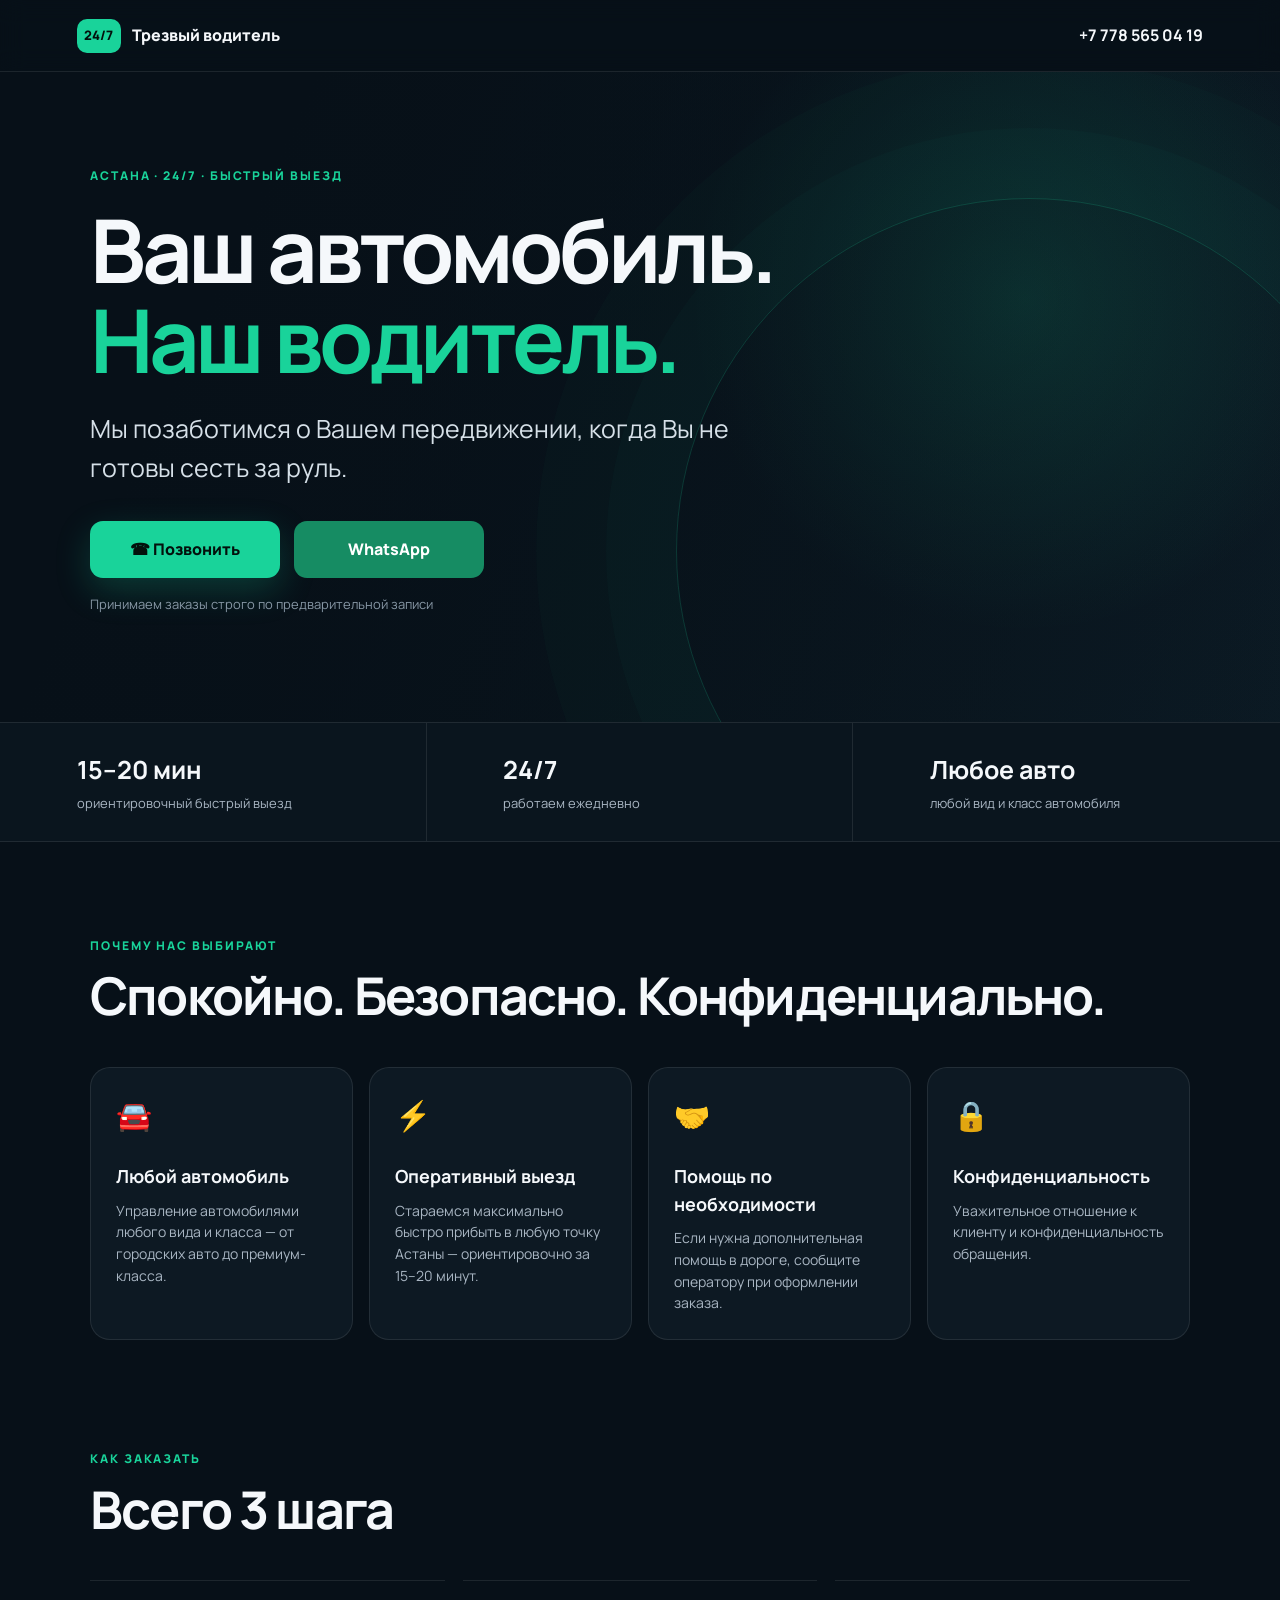
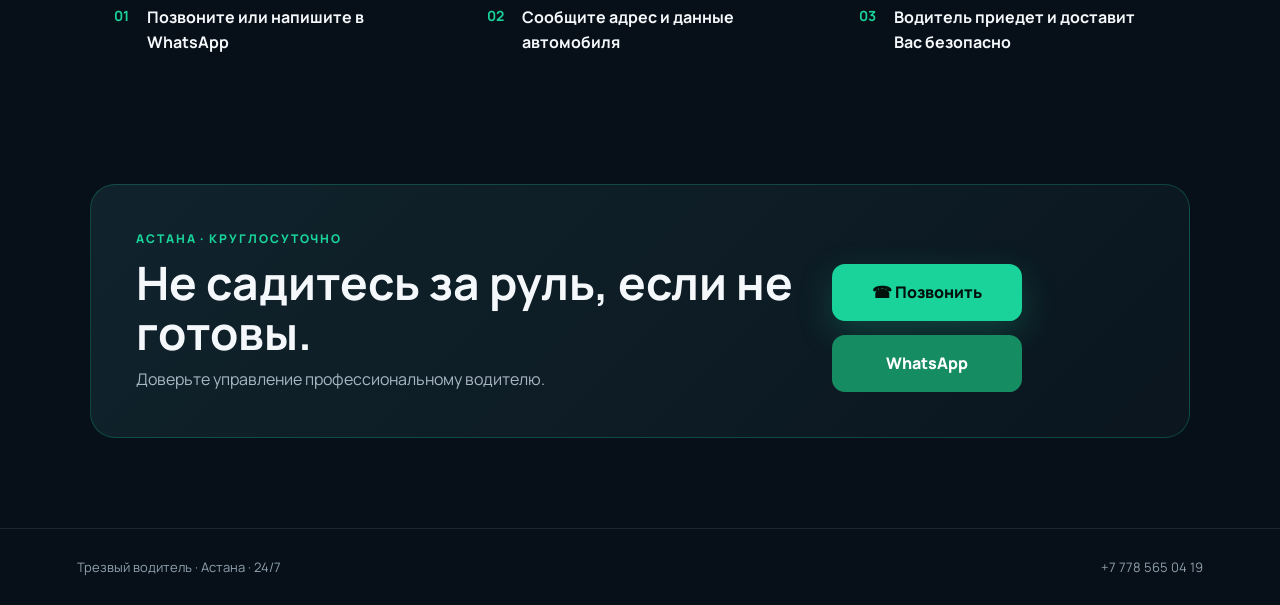
<file: index.html>
<!doctype html>
<html lang="ru">
<head>
  <meta charset="utf-8">
  <meta name="viewport" content="width=device-width, initial-scale=1">
  <meta name="description" content="Трезвый водитель в Астане круглосуточно. Быстрый выезд от 15 минут, профессиональные водители, доступные цены. Звоните прямо сейчас!">
  <title>Трезвый водитель Астана 24/7 - Усдуги круглосуточно, цены</title>
  <meta name="yandex-verification" content="fe98479d7bd99df0" />
  <link rel="stylesheet" href="style.css">
</head>
<body>
  <header class="topbar">
    <div class="brand"><span class="brand-mark">24/7</span><span>Трезвый водитель</span></div>
    <a class="top-phone" href="tel:+77785650419">+7 778 565 04 19</a>
  </header>

  <main>
    <section class="hero">
      <div class="hero-overlay"></div>
      <div class="hero-content">
        <div class="badge">АСТАНА · 24/7 · БЫСТРЫЙ ВЫЕЗД</div>
        <h1>Ваш автомобиль.<br><span>Наш водитель.</span></h1>
        <p class="lead">Мы позаботимся о Вашем передвижении, когда Вы не готовы сесть за руль.</p>
        <div class="hero-actions">
          <a class="btn btn-primary" href="tel:+77785650419">☎ Позвонить</a>
          <a class="btn btn-whatsapp" href="https://wa.me/77785650419?text=Здравствуйте!%20Хочу%20заказать%20услугу%20трезвого%20водителя." target="_blank" rel="noopener">WhatsApp</a>
        </div>
        <p class="micro">Принимаем заказы строго по предварительной записи</p>
      </div>
    </section>

    <section class="trust">
      <div><strong>15–20 мин</strong><span>ориентировочный быстрый выезд</span></div>
      <div><strong>24/7</strong><span>работаем ежедневно</span></div>
      <div><strong>Любое авто</strong><span>любой вид и класс автомобиля</span></div>
    </section>

    <section class="services">
      <div class="section-head">
        <div class="eyebrow">ПОЧЕМУ НАС ВЫБИРАЮТ</div>
        <h2>Спокойно. Безопасно. Конфиденциально.</h2>
      </div>
      <div class="cards">
        <article class="card"><div class="icon">🚘</div><h3>Любой автомобиль</h3><p>Управление автомобилями любого вида и класса — от городских авто до премиум-класса.</p></article>
        <article class="card"><div class="icon">⚡</div><h3>Оперативный выезд</h3><p>Стараемся максимально быстро прибыть в любую точку Астаны — ориентировочно за 15–20 минут.</p></article>
        <article class="card"><div class="icon">🤝</div><h3>Помощь по необходимости</h3><p>Если нужна дополнительная помощь в дороге, сообщите оператору при оформлении заказа.</p></article>
        <article class="card"><div class="icon">🔒</div><h3>Конфиденциальность</h3><p>Уважительное отношение к клиенту и конфиденциальность обращения.</p></article>
      </div>
    </section>

    <section class="how">
      <div class="section-head">
        <div class="eyebrow">КАК ЗАКАЗАТЬ</div>
        <h2>Всего 3 шага</h2>
      </div>
      <div class="steps">
        <div class="step"><b>01</b><span>Позвоните или напишите в WhatsApp</span></div>
        <div class="step"><b>02</b><span>Сообщите адрес и данные автомобиля</span></div>
        <div class="step"><b>03</b><span>Водитель приедет и доставит Вас безопасно</span></div>
      </div>
    </section>

    <section class="cta">
      <div>
        <div class="eyebrow">АСТАНА · КРУГЛОСУТОЧНО</div>
        <h2>Не садитесь за руль, если не готовы.</h2>
        <p>Доверьте управление профессиональному водителю.</p>
      </div>
      <div class="cta-actions">
        <a class="btn btn-primary" href="tel:+77785650419">☎ Позвонить</a>
        <a class="btn btn-whatsapp" href="https://wa.me/77785650419?text=Здравствуйте!%20Хочу%20заказать%20трезвого%20водителя%20в%20Астане." target="_blank" rel="noopener">WhatsApp</a>
      </div>
    </section>
  </main>

  <footer>
    <div>Трезвый водитель · Астана · 24/7</div>
    <a href="tel:+77785650419">+7 778 565 04 19</a>
  </footer>

  <div class="mobile-bar">
    <a href="tel:+77785650419">☎ Позвонить</a>
    <a href="https://wa.me/77785650419?text=Здравствуйте!%20Хочу%20заказать%20трезвого%20водителя." target="_blank" rel="noopener">WhatsApp</a>
  </div>
</body>
</html>
</file>
<file: style.css>
@import url('https://fonts.googleapis.com/css2?family=Manrope:wght@400;500;600;700;800&display=swap');

:root{--bg:#071018;--panel:#0d1923;--text:#f5f8fb;--muted:#a9b6c3;--accent:#19d39a;--accent2:#0bbf8b;--line:rgba(255,255,255,.09)}
*{box-sizing:border-box}html{scroll-behavior:smooth}body{margin:0;background:var(--bg);color:var(--text);font-family:Manrope,Arial,sans-serif;line-height:1.55}
a{text-decoration:none;color:inherit}.topbar{height:72px;display:flex;align-items:center;justify-content:space-between;padding:0 6vw;border-bottom:1px solid var(--line);background:rgba(7,16,24,.88);backdrop-filter:blur(12px);position:sticky;top:0;z-index:20}
.brand{display:flex;align-items:center;gap:11px;font-weight:800}.brand-mark{display:grid;place-items:center;width:44px;height:34px;border-radius:10px;background:var(--accent);color:#03110c;font-size:13px}.top-phone{font-weight:700}
.hero{min-height:650px;position:relative;display:flex;align-items:center;background:radial-gradient(circle at 80% 35%,rgba(25,211,154,.18),transparent 30%),linear-gradient(115deg,#071018 20%,#0c1b25 100%);overflow:hidden}
.hero:after{content:"";position:absolute;right:-8%;bottom:-28%;width:55vw;height:55vw;border:1px solid rgba(25,211,154,.2);border-radius:50%;box-shadow:0 0 0 70px rgba(25,211,154,.025),0 0 0 140px rgba(25,211,154,.02)}
.hero-overlay{position:absolute;inset:0;background:linear-gradient(90deg,rgba(7,16,24,.95),rgba(7,16,24,.45),rgba(7,16,24,.12))}
.hero-content{position:relative;z-index:2;width:min(1100px,88%);margin:auto;padding:90px 0}.badge,.eyebrow{letter-spacing:.16em;font-size:12px;font-weight:800;color:var(--accent)}h1{font-size:clamp(48px,8vw,88px);line-height:1.02;letter-spacing:-.05em;margin:20px 0}.hero h1 span{color:var(--accent)}.lead{font-size:clamp(18px,2.4vw,25px);max-width:700px;color:#d6e0e8}.hero-actions,.cta-actions{display:flex;gap:14px;flex-wrap:wrap;margin-top:34px}.btn{display:inline-flex;align-items:center;justify-content:center;min-width:190px;padding:16px 25px;border-radius:13px;font-weight:800;transition:.2s transform,.2s box-shadow}.btn:hover{transform:translateY(-2px)}.btn-primary{background:var(--accent);color:#03110c;box-shadow:0 12px 35px rgba(25,211,154,.22)}.btn-whatsapp{background:#168c63;color:white}.micro{color:#8797a5;font-size:13px;margin-top:16px}
.trust{display:grid;grid-template-columns:repeat(3,1fr);background:#0a151e;border-top:1px solid var(--line);border-bottom:1px solid var(--line)}.trust div{padding:28px 6vw;border-right:1px solid var(--line)}.trust div:last-child{border:0}.trust strong{display:block;font-size:25px}.trust span{display:block;color:var(--muted);font-size:13px;margin-top:3px}
.services,.how{width:min(1100px,88%);margin:auto;padding:95px 0}.section-head h2{font-size:clamp(30px,5vw,52px);line-height:1.1;letter-spacing:-.035em;margin:12px 0 42px}.cards{display:grid;grid-template-columns:repeat(4,1fr);gap:16px}.card{background:var(--panel);border:1px solid var(--line);border-radius:20px;padding:25px;min-height:245px}.icon{font-size:29px;margin-bottom:25px}.card h3{margin:0 0 9px;font-size:18px}.card p{color:var(--muted);font-size:14px;margin:0}.how{padding-top:15px}.steps{display:grid;grid-template-columns:repeat(3,1fr);gap:18px}.step{display:flex;gap:18px;align-items:flex-start;padding:24px;border-top:1px solid var(--line)}.step b{color:var(--accent);font-size:14px}.step span{font-weight:700}
.cta{width:min(1100px,88%);margin:10px auto 90px;padding:45px;border-radius:25px;background:linear-gradient(135deg,#10232c,#0b161f);border:1px solid rgba(25,211,154,.25);display:flex;justify-content:space-between;gap:30px;align-items:center}.cta h2{font-size:clamp(28px,4vw,46px);line-height:1.08;margin:10px 0}.cta p{color:var(--muted);margin:0}
footer{border-top:1px solid var(--line);padding:28px 6vw;display:flex;justify-content:space-between;color:#8fa0ae;font-size:13px}.mobile-bar{display:none}
@media(max-width:850px){.cards{grid-template-columns:1fr 1fr}.cta{flex-direction:column;align-items:flex-start}.trust div{padding:22px 4vw}.topbar{padding:0 5vw}.top-phone{font-size:13px}}
@media(max-width:560px){.topbar{height:62px}.top-phone{display:none}.hero{min-height:610px}.hero-content{padding:70px 0}.hero-actions{display:grid}.btn{width:100%}.trust{grid-template-columns:1fr}.trust div{border-right:0;border-bottom:1px solid var(--line)}.cards,.steps{grid-template-columns:1fr}.services,.how{padding:65px 0}.cta{padding:30px;margin-bottom:35px}footer{padding-bottom:95px;display:block}footer a{display:block;margin-top:7px}.mobile-bar{display:grid;grid-template-columns:1fr 1fr;position:fixed;bottom:0;left:0;right:0;z-index:50;background:#071018;border-top:1px solid var(--line);padding:9px;gap:8px}.mobile-bar a{padding:13px;text-align:center;border-radius:10px;background:var(--accent);color:#03110c;font-weight:800}.mobile-bar a+ a{background:#168c63;color:white}}
</file>
